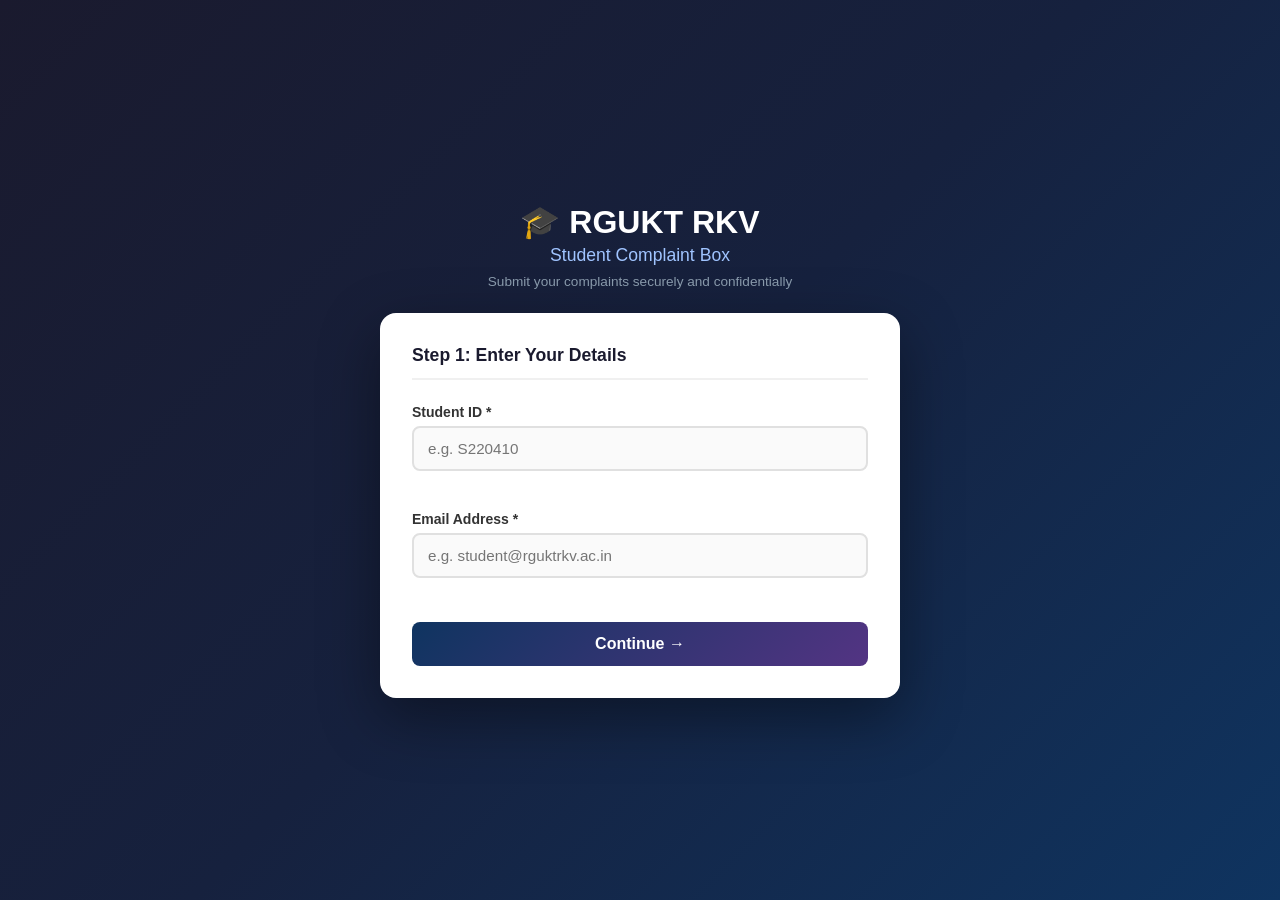
<file: index.html>
<!DOCTYPE html>
<html lang="en">
<head>
  <meta charset="UTF-8" />
  <meta name="viewport" content="width=device-width, initial-scale=1.0"/>
  <title>RGUKT RKV - Student Complaint Box</title>
  <link rel="stylesheet" href="style.css" />
</head>
<body>

  <div class="container">

    <!-- Header -->
    <div class="header">
      <h1>🎓 RGUKT RKV</h1>
      <h2>Student Complaint Box</h2>
      <p>Submit your complaints securely and confidentially</p>
    </div>

    <!-- STEP 1: Student Info -->
    <div id="step1" class="card">
      <h3>Step 1: Enter Your Details</h3>

      <div class="form-group">
        <label for="studentId">Student ID *</label>
        <input type="text" id="studentId" placeholder="e.g. S220410" maxlength="20" />
        <span class="error" id="studentIdError"></span>
      </div>

      <div class="form-group">
        <label for="email">Email Address *</label>
        <input type="email" id="email" placeholder="e.g. student@rguktrkv.ac.in" />
        <span class="error" id="emailError"></span>
      </div>

      <button onclick="handleContinue()">Continue →</button>
    </div>

    <!-- STEP 2: Complaint Form -->
    <div id="step2" class="card hidden">
      <h3>Step 2: Submit Your Complaint</h3>

      <div class="student-badge" id="studentBadge"></div>

      <div class="form-group">
        <label for="category">Category *</label>
        <select id="category">
          <option value="">-- Select Category --</option>
          <option value="Academic Issues">📚 Academic Issues</option>
          <option value="Mess Issues">🍽️ Mess Issues</option>
          <option value="Hospital Issues">🏥 Hospital Issues</option>
          <option value="Non-Academic Issues">📋 Non-Academic Issues</option>
          <option value="Girls Issues">👩 Girls Issues</option>
          <option value="Hostel Issues">🏠 Hostel Issues</option>
          <option value="Infrastructure Issues">🏗️ Infrastructure Issues</option>
          <option value="Other Issues">❓ Other Issues</option>
        </select>
        <span class="error" id="categoryError"></span>
      </div>

      <div class="form-group">
        <label for="message">Complaint Details *</label>
        <textarea id="message" rows="5"
          placeholder="Describe your complaint clearly..."></textarea>
        <span class="error" id="messageError"></span>
      </div>

      <button id="submitBtn" onclick="handleSubmit()">Submit Complaint</button>
      <button class="btn-secondary" onclick="goBack()">← Go Back</button>
    </div>

    <!-- STEP 3: Success -->
    <div id="step3" class="card hidden success-card">
      <div class="success-icon">✅</div>
      <h3>Complaint Submitted!</h3>
      <p>Your complaint has been recorded successfully.</p>
      <div class="complaint-id-box">
        <span>Your Complaint ID:</span>
        <strong id="displayComplaintId"></strong>
      </div>
      <p class="note">📌 Save this ID for future reference.</p>
      <button onclick="submitAnother()">Submit Another Complaint</button>
    </div>

  </div>

  <script src="javascript.js"></script>
</body>
</html>
</file>
<file: style.css>
* { margin: 0; padding: 0; box-sizing: border-box; }

body {
  font-family: 'Segoe UI', Tahoma, Geneva, Verdana, sans-serif;
  background: linear-gradient(135deg, #1a1a2e 0%, #16213e 50%, #0f3460 100%);
  min-height: 100vh;
  display: flex;
  align-items: center;
  justify-content: center;
  padding: 20px;
}

.container { width: 100%; max-width: 520px; }

.header { text-align: center; margin-bottom: 24px; color: white; }
.header h1 { font-size: 2rem; font-weight: 700; }
.header h2 { font-size: 1.1rem; font-weight: 400; color: #a0c4ff; margin: 4px 0 8px; }
.header p  { font-size: 0.85rem; color: #8899aa; }

.card {
  background: #ffffff;
  border-radius: 16px;
  padding: 32px;
  box-shadow: 0 20px 60px rgba(0,0,0,0.4);
}

.card h3 {
  font-size: 1.1rem;
  color: #1a1a2e;
  margin-bottom: 24px;
  padding-bottom: 12px;
  border-bottom: 2px solid #f0f0f0;
}

.form-group { margin-bottom: 20px; }

label {
  display: block;
  font-size: 0.875rem;
  font-weight: 600;
  color: #333;
  margin-bottom: 6px;
}

input, select, textarea {
  width: 100%;
  padding: 12px 14px;
  border: 2px solid #e0e0e0;
  border-radius: 8px;
  font-size: 0.95rem;
  color: #333;
  background: #fafafa;
  font-family: inherit;
  transition: border-color 0.2s;
}

input:focus, select:focus, textarea:focus {
  outline: none;
  border-color: #0f3460;
  background: white;
}

textarea { resize: vertical; min-height: 120px; }

button {
  width: 100%;
  padding: 13px;
  background: linear-gradient(135deg, #0f3460, #533483);
  color: white;
  border: none;
  border-radius: 8px;
  font-size: 1rem;
  font-weight: 600;
  cursor: pointer;
  transition: opacity 0.2s, transform 0.1s;
  margin-top: 4px;
}

button:hover    { opacity: 0.9; transform: translateY(-1px); }
button:active   { transform: translateY(0); }
button:disabled { opacity: 0.6; cursor: not-allowed; transform: none; }

.btn-secondary {
  background: #f0f0f0;
  color: #555;
  margin-top: 10px;
}
.btn-secondary:hover { background: #e0e0e0; opacity: 1; }

.error {
  display: block;
  color: #e74c3c;
  font-size: 0.8rem;
  margin-top: 4px;
  min-height: 16px;
}

.student-badge {
  background: #eef4ff;
  border: 1px solid #c0d8ff;
  border-radius: 8px;
  padding: 10px 14px;
  font-size: 0.875rem;
  color: #0f3460;
  margin-bottom: 20px;
  font-weight: 500;
}

.success-card { text-align: center; }
.success-icon { font-size: 3.5rem; margin-bottom: 12px; }
.success-card h3 { border: none; font-size: 1.4rem; color: #27ae60; }
.success-card p  { color: #555; margin: 8px 0; }

.complaint-id-box {
  background: #f0fff4;
  border: 2px dashed #27ae60;
  border-radius: 10px;
  padding: 16px;
  margin: 20px 0;
}
.complaint-id-box span   { display: block; font-size: 0.85rem; color: #777; margin-bottom: 6px; }
.complaint-id-box strong { font-size: 1.3rem; color: #0f3460; letter-spacing: 1px; }

.note { font-size: 0.82rem !important; color: #999 !important; }

.hidden { display: none; }
</file>
